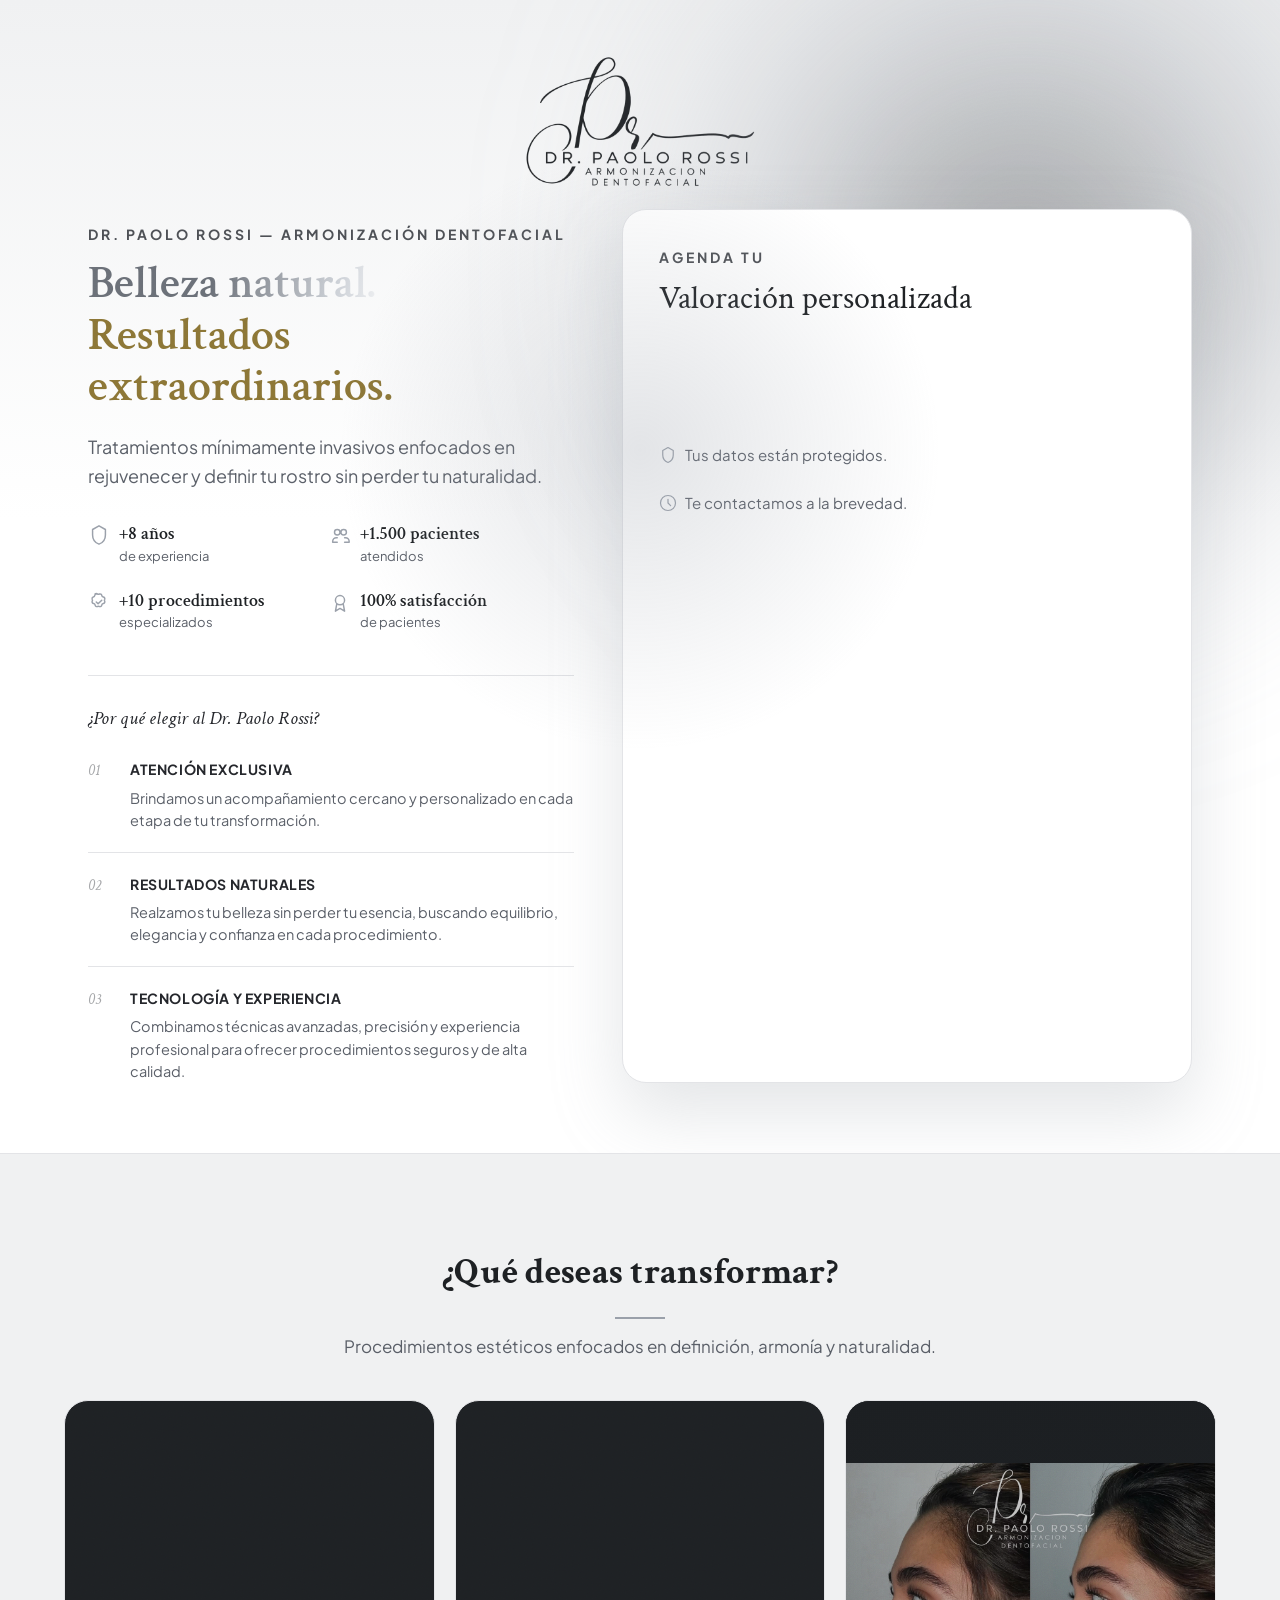
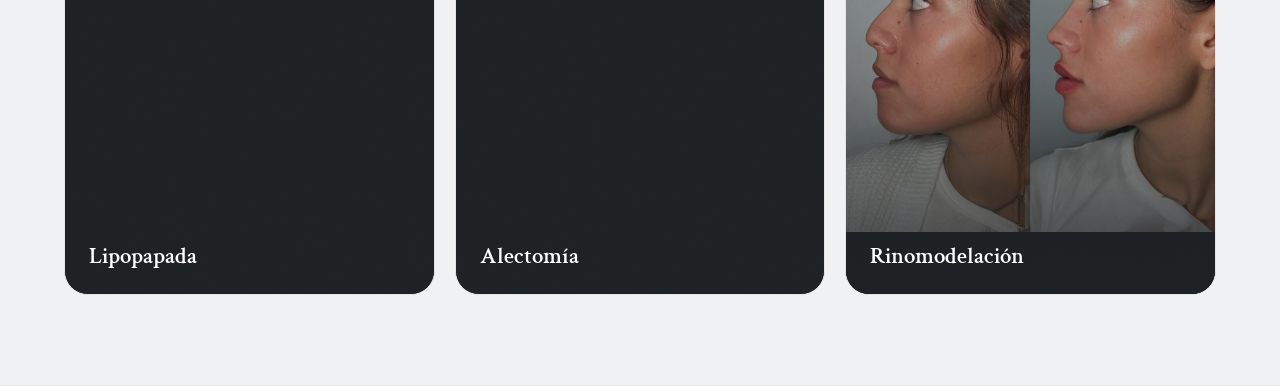
<file: index.html>
<!DOCTYPE html>
<html lang="es">
<head>
<meta charset="UTF-8">
<meta name="viewport" content="width=device-width, initial-scale=1.0">
<title>Dr. Paolo Rossi | Armonización Dentofacial</title>
<meta name="description" content="Dr. Paolo Rossi, armonización dentofacial en Barranquilla. Tratamientos mínimamente invasivos para rejuvenecer y definir tu rostro.">
<link rel="preconnect" href="https://fonts.googleapis.com">
<link rel="preconnect" href="https://fonts.gstatic.com" crossorigin>
<link href="https://fonts.googleapis.com/css2?family=Crimson+Text:wght@600;700&family=Plus+Jakarta+Sans:wght@400;500;600;700&display=swap" rel="stylesheet">
<link rel="stylesheet" href="css/style.css">
</head>
<body>

<div class="cursor-glow" aria-hidden="true"></div>
<div class="grain-overlay" aria-hidden="true"></div>

<!-- HERO + FORM -->
<section class="hero" id="inicio">
  <div class="hero__glow"></div>
  <div class="container">
    <div class="hero__logo-top">
      <img src="assets/logo/paolo-rossi-logo.png" alt="Dr. Paolo Rossi - Armonización Dentofacial" class="hero__logo-img">
    </div>
  <div class="hero__inner">
    <div class="hero__text">
      <p class="eyebrow">Dr. Paolo Rossi &mdash; Armonización Dentofacial</p>
      <h1><span class="shimmer">Belleza natural.</span> <span class="accent">Resultados extraordinarios.</span></h1>
      <p class="hero__sub">Tratamientos mínimamente invasivos enfocados en rejuvenecer y definir tu rostro sin perder tu naturalidad.</p>

      <ul class="hero__stats">
        <li>
          <svg viewBox="0 0 24 24"><path d="M12 2l7 4v6c0 5-3.4 8.7-7 10-3.6-1.3-7-5-7-10V6z"/></svg>
          <span><strong>+8 años</strong>de experiencia</span>
        </li>
        <li>
          <svg viewBox="0 0 24 24"><path d="M17 20h5v-1a4 4 0 00-4-4h-1M9 20H4v-1a4 4 0 014-4h1m0-3a3 3 0 100-6 3 3 0 000 6zm7 0a3 3 0 100-6 3 3 0 000 6z"/></svg>
          <span><strong>+1.500 pacientes</strong>atendidos</span>
        </li>
        <li>
          <svg viewBox="0 0 24 24"><path d="M9 12l2 2 4-4M7.8 3.2a2 2 0 012.4 0 2 2 0 002.4 0 2 2 0 012.4 1.6 2 2 0 001.7 1.7 2 2 0 011.6 2.4 2 2 0 000 2.4 2 2 0 01-1.6 2.4 2 2 0 00-1.7 1.7 2 2 0 01-2.4 1.6 2 2 0 00-2.4 0 2 2 0 01-2.4-1.6 2 2 0 00-1.7-1.7 2 2 0 01-1.6-2.4 2 2 0 000-2.4A2 2 0 015.7 6.5a2 2 0 001.7-1.7 2 2 0 012.4-1.6z"/></svg>
          <span><strong>+10 procedimientos</strong>especializados</span>
        </li>
        <li>
          <svg viewBox="0 0 24 24"><path d="M8.5 14L7 22l5-3 5 3-1.5-8"/><path d="M12 15a5 5 0 100-10 5 5 0 000 10z"/></svg>
          <span><strong>100% satisfacción</strong>de pacientes</span>
        </li>
      </ul>
    </div>

    <div class="hero__form" id="contacto">
      <p class="eyebrow">Agenda tu</p>
      <h2>Valoración personalizada</h2>

      <div class="hs-form-container">
        <script src="https://js.hsforms.net/forms/embed/51645171.js" defer></script>
        <div class="hs-form-frame" data-region="na1" data-form-id="c03a51ca-cbf2-49c0-9da2-c27ceb0c6e4f" data-portal-id="51645171"></div>
        <div class="hs-form-cover"></div>
      </div>

      <div class="contact__trust">
        <span><svg viewBox="0 0 24 24"><path d="M12 2l7 4v6c0 5-3.4 8.7-7 10-3.6-1.3-7-5-7-10V6z"/></svg>Tus datos están protegidos.</span>
        <span><svg viewBox="0 0 24 24"><circle cx="12" cy="12" r="10"/><path d="M12 7v5l3.5 3.5"/></svg>Te contactamos a la brevedad.</span>
      </div>
    </div>

    <div class="hero__trust">
      <p class="hero__trust-title">¿Por qué elegir al Dr. Paolo Rossi?</p>
      <ul class="hero__trust-list" id="trustTrack">
        <li class="reveal">
          <span class="hero__trust-num">01</span>
          <div>
            <span class="hero__trust-item-title">Atención Exclusiva</span>
            <p>Brindamos un acompañamiento cercano y personalizado en cada etapa de tu transformación.</p>
          </div>
        </li>
        <li class="reveal">
          <span class="hero__trust-num">02</span>
          <div>
            <span class="hero__trust-item-title">Resultados Naturales</span>
            <p>Realzamos tu belleza sin perder tu esencia, buscando equilibrio, elegancia y confianza en cada procedimiento.</p>
          </div>
        </li>
        <li class="reveal">
          <span class="hero__trust-num">03</span>
          <div>
            <span class="hero__trust-item-title">Tecnología y Experiencia</span>
            <p>Combinamos técnicas avanzadas, precisión y experiencia profesional para ofrecer procedimientos seguros y de alta calidad.</p>
          </div>
        </li>
      </ul>
      <div class="trust__dots" id="trustDots">
        <span class="dot is-active"></span>
        <span class="dot"></span>
        <span class="dot"></span>
      </div>
    </div>
  </div>
  </div>
</section>

<!-- PROCEDIMIENTOS -->
<section class="procedures" id="procedimientos">
  <div class="container">
    <div class="section-title reveal">
      <p class="eyebrow">¿Qué deseas transformar?</p>
      <p class="section-title__sub">Procedimientos estéticos enfocados en definición, armonía y naturalidad.</p>
    </div>

    <div class="procedures__grid" id="procTrack">
      <div class="proc-card reveal">
        <video class="proc-card__media" src="assets/video/lipopapada.mp4" autoplay muted loop playsinline></video>
        <span class="proc-card__overlay"></span>
        <span class="proc-card__body"><h3>Lipopapada</h3></span>
      </div>
      <div class="proc-card reveal">
        <video class="proc-card__media" src="assets/video/alectomia.mp4" autoplay muted loop playsinline></video>
        <span class="proc-card__overlay"></span>
        <span class="proc-card__body"><h3>Alectomía</h3></span>
      </div>
      <div class="proc-card reveal">
        <img class="proc-card__media proc-card__media--contain" src="assets/img/rinomodelacion.jpg" alt="Rinomodelación">
        <span class="proc-card__overlay"></span>
        <span class="proc-card__body"><h3>Rinomodelación</h3></span>
      </div>
    </div>
    <div class="procedures__dots" id="procDots">
      <span class="dot is-active"></span>
      <span class="dot"></span>
      <span class="dot"></span>
    </div>
  </div>
</section>



<script src="js/main.js"></script>
</body>
</html>
</file>
<file: css/style.css>
:root {
  --bg: #ffffff;
  --bg-alt: #f0f1f2;
  --accent: #9AA0AA;
  --accent-dark: #4d5055;
  --gold: #ffd763;
  --gold-dark: #d9b754;
  --gold-text: #8c7636;
  --dark: #1E2124;
  --dark-alt: #101214;
  --text: #24262B;
  --text-muted: #5A5F68;
  --border: #e3e4e7;
  --serif: 'Crimson Text', serif;
  --sans: 'Plus Jakarta Sans', sans-serif;
}

* { margin: 0; padding: 0; box-sizing: border-box; }

html { scroll-behavior: smooth; }

/* Luz ambiental que sigue el cursor (solo en dispositivos con mouse) */
.cursor-glow {
  position: fixed;
  inset: 0;
  pointer-events: none;
  z-index: 9999;
  opacity: 0;
  background: radial-gradient(500px circle at var(--mx, 50%) var(--my, 50%), rgba(154,160,170,.28), transparent 60%);
}
@media (hover: hover) and (pointer: fine) {
  .cursor-glow { opacity: 1; transition: opacity .4s ease; }
}

/* Spotlight en tarjetas: se ilumina justo donde está el mouse */
@media (hover: hover) and (pointer: fine) {
  .proc-card { overflow: hidden; }
  .hero__form { position: relative; }
  .proc-card::before, .hero__form::before {
    content: '';
    position: absolute;
    inset: 0;
    z-index: 1;
    border-radius: inherit;
    opacity: 0;
    transition: opacity .3s ease;
    background: radial-gradient(220px circle at var(--sx, 50%) var(--sy, 50%), rgba(255,255,255,.16), transparent 70%);
    pointer-events: none;
  }
  .hero__form::before {
    background: radial-gradient(260px circle at var(--sx, 50%) var(--sy, 50%), rgba(154,160,170,.28), transparent 70%);
  }
  .proc-card:hover::before, .hero__form:hover::before { opacity: 1; }
}

/* Textura de grano sutil sobre toda la página */
.grain-overlay {
  position: fixed;
  inset: 0;
  z-index: 9998;
  pointer-events: none;
  opacity: .05;
  mix-blend-mode: overlay;
  background-image: url("data:image/svg+xml,%3Csvg xmlns='http://www.w3.org/2000/svg' width='140' height='140'%3E%3Cfilter id='n'%3E%3CfeTurbulence type='fractalNoise' baseFrequency='0.85' numOctaves='2' stitchTiles='stitch'/%3E%3C/filter%3E%3Crect width='100%25' height='100%25' filter='url(%23n)'/%3E%3C/svg%3E");
}

/* Animación de aparición al hacer scroll */
.reveal {
  opacity: 0;
  transform: translateY(16px);
  transition: opacity .6s ease, transform .6s ease;
}
.reveal.is-visible { opacity: 1; transform: translateY(0); }
.hero__trust-list li.reveal:nth-child(1) { transition-delay: 0s; }
.hero__trust-list li.reveal:nth-child(2) { transition-delay: .08s; }
.hero__trust-list li.reveal:nth-child(3) { transition-delay: .16s; }
.proc-card.reveal:nth-child(1) { transition-delay: 0s; }
.proc-card.reveal:nth-child(2) { transition-delay: .08s; }
.proc-card.reveal:nth-child(3) { transition-delay: .16s; }
.proc-card.reveal:nth-child(4) { transition-delay: .24s; }
.about-card.reveal:nth-child(1) { transition-delay: 0s; }
.about-card.reveal:nth-child(2) { transition-delay: .08s; }
.about-card.reveal:nth-child(3) { transition-delay: .16s; }
.about-card.reveal:nth-child(4) { transition-delay: .24s; }
@media (prefers-reduced-motion: reduce) {
  .reveal { opacity: 1; transform: none; transition: none; }
}

.hero__logo-top {
  text-align: center;
  margin-bottom: 22px;
}
.hero__logo-img {
  width: clamp(150px, 14vw + 100px, 230px);
  height: auto;
  margin: 0 auto;
}

body {
  background: var(--bg);
  color: var(--text);
  font-family: var(--sans);
  line-height: 1.6;
  overflow-x: hidden;
  -webkit-font-smoothing: antialiased;
}

img { max-width: 100%; display: block; }

.container {
  width: 100%;
  max-width: 1200px;
  margin: 0 auto;
  padding: 0 24px;
}

@media (min-width: 1440px) {
  .container, .hero__inner { max-width: 1380px; }
  .hero__text { max-width: 680px; }
}

body { font-size: clamp(16px, .9vw + 6px, 18px); }

.eyebrow {
  color: var(--accent-dark);
  font-family: var(--sans);
  font-size: clamp(12px, .5vw + 9px, 14px);
  font-weight: 700;
  letter-spacing: 3px;
  text-transform: uppercase;
  margin-bottom: 12px;
}

h1, h2, h3 {
  font-family: var(--serif);
  font-weight: 600;
  line-height: 1.12;
}

.accent { color: var(--gold-text); }

/* Brillo metálico plateado sutil, jugando literalmente con el "plateado" de la marca */
.shimmer {
  background: linear-gradient(100deg, #6b7078 20%, #cfd3d9 40%, #ffffff 50%, #cfd3d9 60%, #6b7078 80%);
  background-size: 220% auto;
  background-clip: text;
  -webkit-background-clip: text;
  color: transparent;
  -webkit-text-fill-color: transparent;
  animation: shimmer-sweep 6s ease-in-out infinite;
}
@keyframes shimmer-sweep {
  0% { background-position: 0% 50%; }
  50% { background-position: 100% 50%; }
  100% { background-position: 0% 50%; }
}
@media (prefers-reduced-motion: reduce) {
  .shimmer { animation: none; background-position: 30% 50%; }
}

svg { fill: none; stroke: currentColor; stroke-width: 1.6; stroke-linecap: round; stroke-linejoin: round; }

/* HERO + FORM */
.hero {
  position: relative;
  padding: 56px 0 70px;
  overflow: hidden;
  background: linear-gradient(180deg, var(--bg-alt) 0%, var(--bg) 45%);
}
.hero__glow {
  position: absolute;
  top: -15%; right: -10%;
  width: 60%; height: 75%;
  background: radial-gradient(circle, rgba(54,56,59,.55) 0%, rgba(154,160,170,.32) 40%, transparent 75%);
  filter: blur(90px);
  z-index: 0;
}
.hero__inner {
  position: relative;
  z-index: 2;
  width: 100%;
  max-width: 1200px;
  margin: 0 auto;
  padding: 0 24px;
  display: grid;
  grid-template-columns: .92fr 1.08fr;
  grid-template-areas: "text form" "trust form";
  column-gap: 48px;
  row-gap: 0;
  align-items: stretch;
}
.hero__text { grid-area: text; max-width: 560px; padding-top: 14px; min-width: 0; }
.hero__form { grid-area: form; min-width: 0; }
.hero__trust { grid-area: trust; min-width: 0; }
.hero__text h1 { font-size: clamp(30px, 2.2vw + 18px, 48px); margin-bottom: 20px; color: var(--dark); }
.hero__sub { color: var(--text-muted); font-size: clamp(15px, .5vw + 13px, 18px); max-width: 480px; margin-bottom: 32px; }

.hero__stats { list-style: none; display: grid; grid-template-columns: repeat(2, 1fr); gap: 22px; margin-bottom: 34px; max-width: 460px; }
.hero__stats li { display: flex; align-items: flex-start; gap: 9px; font-size: clamp(11px, .25vw + 10px, 13px); color: var(--text-muted); }
.hero__stats svg { width: 22px; height: 22px; color: var(--accent); flex-shrink: 0; margin-top: 2px; }
.hero__stats strong { display: block; font-family: var(--serif); font-size: clamp(15px, .5vw + 13px, 18px); font-weight: 600; color: var(--dark); line-height: 1.3; }

.hero__trust {
  margin-top: 8px;
  padding-top: 28px;
  border-top: 1px solid var(--border);
}
.hero__trust-title {
  font-family: var(--serif);
  font-style: italic;
  font-weight: 500;
  font-size: clamp(16px, .6vw + 13px, 19px);
  color: var(--text);
  margin-bottom: 4px;
}
.hero__trust-list { list-style: none; }
.hero__trust-list li {
  display: flex;
  align-items: flex-start;
  gap: 22px;
  padding: 20px 0;
  border-bottom: 1px solid var(--border);
}
.hero__trust-list li:last-child { border-bottom: none; padding-bottom: 0; }
.hero__trust-num {
  font-family: var(--serif);
  font-style: italic;
  font-weight: 500;
  font-size: 15px;
  color: var(--accent-dark);
  opacity: .5;
  min-width: 20px;
  flex-shrink: 0;
  padding-top: 1px;
}
.hero__trust-item-title {
  display: block;
  font-family: var(--sans);
  font-weight: 700;
  font-size: clamp(12.5px, .3vw + 11px, 14px);
  letter-spacing: .6px;
  text-transform: uppercase;
  color: var(--text);
  margin-bottom: 6px;
}
.hero__trust-list p {
  font-size: clamp(13px, .25vw + 12px, 14.5px);
  color: var(--text-muted);
  line-height: 1.55;
}

.hero__form {
  background: #ffffff;
  border: 1px solid var(--border);
  border-radius: 24px;
  padding: 36px;
  box-shadow: 0 30px 70px rgba(154,160,170,.28);
}
.hero__form .eyebrow { color: var(--accent-dark); }
.hero__form h2 { font-size: clamp(24px, 1.3vw + 17px, 32px); font-weight: 500; margin-bottom: 24px; color: var(--dark); }

/* SECTION TITLE */
.section-title { text-align: center; margin-bottom: 40px; }
.section-title .eyebrow { font-size: clamp(24px, 1.4vw + 18px, 38px); font-family: var(--serif); letter-spacing: .3px; text-transform: none; color: var(--dark); }
.section-title .eyebrow::after {
  content: '';
  display: block;
  width: 50px; height: 2px;
  background: var(--accent);
  margin: 16px auto 0;
}
.section-title__sub { color: var(--text-muted); font-size: clamp(14px, .4vw + 12px, 17px); margin-top: 14px; max-width: 620px; margin-left: auto; margin-right: auto; }

/* PROCEDURES (fotos/videos reales por procedimiento) */
.procedures { padding: 90px 0; background: var(--bg-alt); border-top: 1px solid var(--border); border-bottom: 1px solid var(--border); }
.procedures__grid {
  display: grid;
  grid-template-columns: repeat(3, 1fr);
  gap: 20px;
}
.proc-card {
  position: relative;
  aspect-ratio: 3/4;
  border-radius: 24px;
  overflow: hidden;
  text-decoration: none;
  color: #ffffff;
  display: flex;
  flex-direction: column;
  justify-content: flex-end;
  padding: 24px;
  border: 1px solid var(--border);
  background: var(--dark);
  transition: transform .4s cubic-bezier(.2,.8,.2,1), box-shadow .4s;
}
.proc-card:hover { transform: translateY(-8px); box-shadow: 0 26px 50px rgba(154,160,170,.44); }
.proc-card__media {
  position: absolute;
  inset: 0;
  z-index: 0;
  width: 100%;
  height: 100%;
  object-fit: cover;
  filter: brightness(.9) saturate(1.05);
}
/* Rinomodelación es una foto cuadrada dentro de una tarjeta vertical; con "cover"
   siempre recorta algo de los bordes. Se muestra completa sin recortar nada. */
.proc-card__media--contain { object-fit: contain; background: var(--dark); }
.proc-card__overlay {
  position: absolute;
  inset: 0;
  z-index: 1;
  background: linear-gradient(to top, rgba(30,33,36,.88) 0%, rgba(30,33,36,.3) 45%, rgba(30,33,36,.08) 100%);
}
.proc-card::after {
  content: '';
  position: absolute;
  inset: 0;
  z-index: 1;
  opacity: .08;
  mix-blend-mode: overlay;
  background-image: url("data:image/svg+xml,%3Csvg xmlns='http://www.w3.org/2000/svg' width='140' height='140'%3E%3Cfilter id='n'%3E%3CfeTurbulence type='fractalNoise' baseFrequency='0.85' numOctaves='2' stitchTiles='stitch'/%3E%3C/filter%3E%3Crect width='100%25' height='100%25' filter='url(%23n)'/%3E%3C/svg%3E");
  pointer-events: none;
}
.proc-card__body { position: relative; z-index: 2; }
.proc-card__body h3 { font-size: clamp(18px, .7vw + 15px, 23px); font-weight: 600; }

.procedures__dots { display: none; justify-content: center; gap: 8px; margin-top: 20px; }
.trust__dots { display: none; justify-content: center; gap: 8px; margin-top: 16px; }
.dot { width: 7px; height: 7px; border-radius: 50%; background: var(--border); transition: background .2s, transform .2s; }
.dot.is-active { background: var(--accent); transform: scale(1.35); }

/* ABOUT / EXPERIENCIA PROFESIONAL */
.about { padding: 90px 0; }
.about__top {
  display: grid;
  grid-template-columns: .85fr 1.15fr;
  gap: 56px;
  align-items: center;
  margin-bottom: 56px;
}
.about__photo-wrap { position: relative; display: flex; justify-content: center; }
.about__photo-glow {
  position: absolute;
  top: 6%;
  left: 50%;
  transform: translateX(-50%);
  width: 92%;
  height: 92%;
  background: radial-gradient(circle, rgba(154,160,170,.35) 0%, rgba(217,183,84,.22) 55%, transparent 75%);
  filter: blur(46px);
  z-index: 0;
}
.about__photo {
  position: relative;
  z-index: 1;
  max-width: 320px;
  width: 100%;
  filter: drop-shadow(0 24px 40px rgba(30,33,36,.18));
}
.about__intro { max-width: none; margin: 0; text-align: left; }
.about__intro p { color: var(--text-muted); font-size: clamp(15px, .4vw + 13px, 17px); margin-top: 14px; }
.about__grid {
  display: grid;
  grid-template-columns: repeat(2, 1fr);
  gap: 22px;
}
.about-card {
  padding: 30px;
  border: 1px solid var(--border);
  border-radius: 20px;
  background: var(--bg-alt);
}
.about-card h3 {
  font-family: var(--sans);
  font-size: 14px;
  font-weight: 700;
  letter-spacing: .6px;
  text-transform: uppercase;
  color: var(--accent-dark);
  margin-bottom: 10px;
}
.about-card p { color: var(--text-muted); font-size: clamp(13.5px, .25vw + 12px, 15px); line-height: 1.6; }

/* CREDENCIALES (logos de asociaciones reales) */
.credentials { padding: 56px 0; text-align: center; }
.credentials p { color: var(--text-muted); font-size: 13px; letter-spacing: .5px; text-transform: uppercase; margin-bottom: 24px; }
.credentials__logos { display: flex; align-items: center; justify-content: center; gap: 40px; flex-wrap: wrap; }
.credentials__logos img { max-height: 60px; width: auto; filter: grayscale(1); opacity: .75; }

/* FORM (HubSpot) */
.hs-form-container { position: relative; min-height: 80px; padding-bottom: 60px; overflow: hidden; }
.hs-form-cover {
  position: absolute;
  left: 0; right: 0; bottom: 0;
  height: 84px;
  background: #ffffff;
  z-index: 5;
}
.hs-form-container input, .hs-form-container select, .hs-form-container textarea {
  border-radius: 10px !important;
  padding: 14px 16px !important;
  font-size: clamp(14px, .3vw + 13px, 16px) !important;
  width: 100% !important;
}
.hs-form-container input:focus, .hs-form-container select:focus, .hs-form-container textarea:focus { border-color: var(--accent) !important; outline: none !important; }
.hs-form-container ul.inputs-list { list-style: none !important; }
.hs-form-container .hs-button, .hs-form-container input[type="submit"] {
  background: linear-gradient(135deg, var(--accent), var(--accent-dark)) !important;
  color: #ffffff !important;
  border: none !important;
  border-radius: 999px !important;
  padding: 15px 30px !important;
  font-weight: 700 !important;
  text-transform: uppercase !important;
  letter-spacing: .8px !important;
  cursor: pointer !important;
  width: auto !important;
}
.hs-form-container [class*="branding"] { display: none !important; }
.hs-form-container fieldset {
  max-width: 100% !important;
  display: flex !important;
  flex-wrap: wrap !important;
  gap: 0 18px !important;
}
.hs-form-container fieldset > .hs-form-field, .hs-form-container fieldset > div {
  flex: 1 1 100% !important;
  max-width: 100% !important;
  margin-bottom: 14px !important;
}
.hs-form-container fieldset.form-columns-2 > .hs-form-field, .hs-form-container fieldset.form-columns-2 > div {
  flex: 1 1 calc(50% - 9px) !important;
  max-width: calc(50% - 9px) !important;
}
.hs-form-container .hs-form-field label { margin-bottom: 5px !important; }
@media (max-width: 480px) {
  .hs-form-container fieldset.form-columns-2 > .hs-form-field, .hs-form-container fieldset.form-columns-2 > div {
    flex: 1 1 100% !important;
    max-width: 100% !important;
  }
}

.contact__trust {
  display: flex;
  gap: 24px;
  margin-top: 22px;
  flex-wrap: wrap;
}
.contact__trust span { display: flex; align-items: center; gap: 8px; font-size: clamp(13px, .3vw + 12px, 15px); color: var(--text-muted); }
.contact__trust svg { width: 18px; height: 18px; color: var(--accent); }

/* FOOTER */
.footer { padding: 56px 0; background: var(--dark); color: rgba(255,255,255,.8); }
.footer__grid { display: grid; grid-template-columns: 1.2fr 1fr 1fr; gap: 40px; }
.footer__title { font-family: var(--serif); font-size: 22px; color: #fff; margin-bottom: 12px; }
.footer p, .footer a { color: rgba(255,255,255,.7); font-size: 14px; text-decoration: none; line-height: 1.8; }
.footer a:hover { color: var(--gold); }
.footer__social { display: flex; gap: 14px; margin-top: 16px; }
.footer__social a { width: 38px; height: 38px; border-radius: 50%; border: 1px solid rgba(255,255,255,.2); display: flex; align-items: center; justify-content: center; }
.footer__social svg { width: 17px; height: 17px; color: #fff; }
.footer__bottom { margin-top: 40px; padding-top: 24px; border-top: 1px solid rgba(255,255,255,.12); text-align: center; font-size: 13px; color: rgba(255,255,255,.5); }
.footer__pending { color: var(--gold); font-weight: 600; }

/* RESPONSIVE */
@media (max-width: 960px) {
  .hero__inner {
    grid-template-columns: 1fr;
    grid-template-areas: "text" "procedures" "form" "trust";
    row-gap: 32px;
  }
  /* En móvil, la sección de procedimientos (JS la mueve aquí) se vuelve parte
     de esta cuadrícula para poder aparecer entre el texto y el formulario.
     Se le quita el padding propio de su .container para que no se sume al
     de .hero__inner y quede desalineada hacia la derecha respecto al texto,
     y se le quita el fondo/borde de "tarjeta" para que no se vea como un
     recuadro aparte, sino como parte natural del hero. */
  #procedimientos {
    grid-area: procedures;
    min-width: 0;
    background: transparent;
    border-top: none;
    border-bottom: none;
    padding: 8px 0 0;
  }
  #procedimientos .container { padding-left: 0; padding-right: 0; }
  .hero__text { max-width: 100%; }
  .hero__form { max-width: 520px; }
  .procedures__grid { grid-template-columns: repeat(2, 1fr); }
  .about__top { grid-template-columns: 1fr; gap: 32px; text-align: center; }
  .about__intro { text-align: center; }
  .about__photo { max-width: 260px; }
  .about__grid { grid-template-columns: 1fr; }
  .footer__grid { grid-template-columns: 1fr; gap: 28px; }
}

@media (max-width: 640px) {
  .hero { padding-top: 40px; padding-bottom: 40px; }
  .hero__text h1 { font-size: 29px; }
  .hero__form { padding: 26px; border-radius: 20px; }
  .procedures { padding: 56px 0; }
  .procedures__grid { display: flex; overflow-x: auto; scroll-snap-type: x mandatory; gap: 14px; padding-bottom: 4px; -webkit-overflow-scrolling: touch; scrollbar-width: none; }
  .procedures__grid::-webkit-scrollbar { display: none; }
  .proc-card { flex: 0 0 82%; scroll-snap-align: center; aspect-ratio: 3/4; }
  .procedures__dots { display: flex; }
  .section-title .eyebrow { font-size: 21px; }
  .about { padding: 56px 0; }
  .credentials__logos { gap: 24px; }
  .credentials__logos img { max-height: 44px; }

  /* Credenciales/"por qué elegir" como carrusel deslizable en celular */
  .hero__trust-list {
    display: flex;
    overflow-x: auto;
    scroll-snap-type: x mandatory;
    gap: 14px;
    padding-bottom: 4px;
    -webkit-overflow-scrolling: touch;
    scrollbar-width: none;
  }
  .hero__trust-list::-webkit-scrollbar { display: none; }
  .hero__trust-list li {
    flex: 0 0 82%;
    scroll-snap-align: center;
    border-bottom: none;
    border: 1px solid var(--border);
    border-radius: 16px;
    padding: 18px;
    background: #ffffff;
  }
  .trust__dots { display: flex; }
}

/* Rompe el contenedor angosto del tema para ocupar todo el ancho de la pantalla (uso en WordPress) */
.breakout {
  position: relative;
  left: 50%;
  right: 50%;
  width: 100vw;
  margin-left: -50vw;
  margin-right: -50vw;
}
</file>
